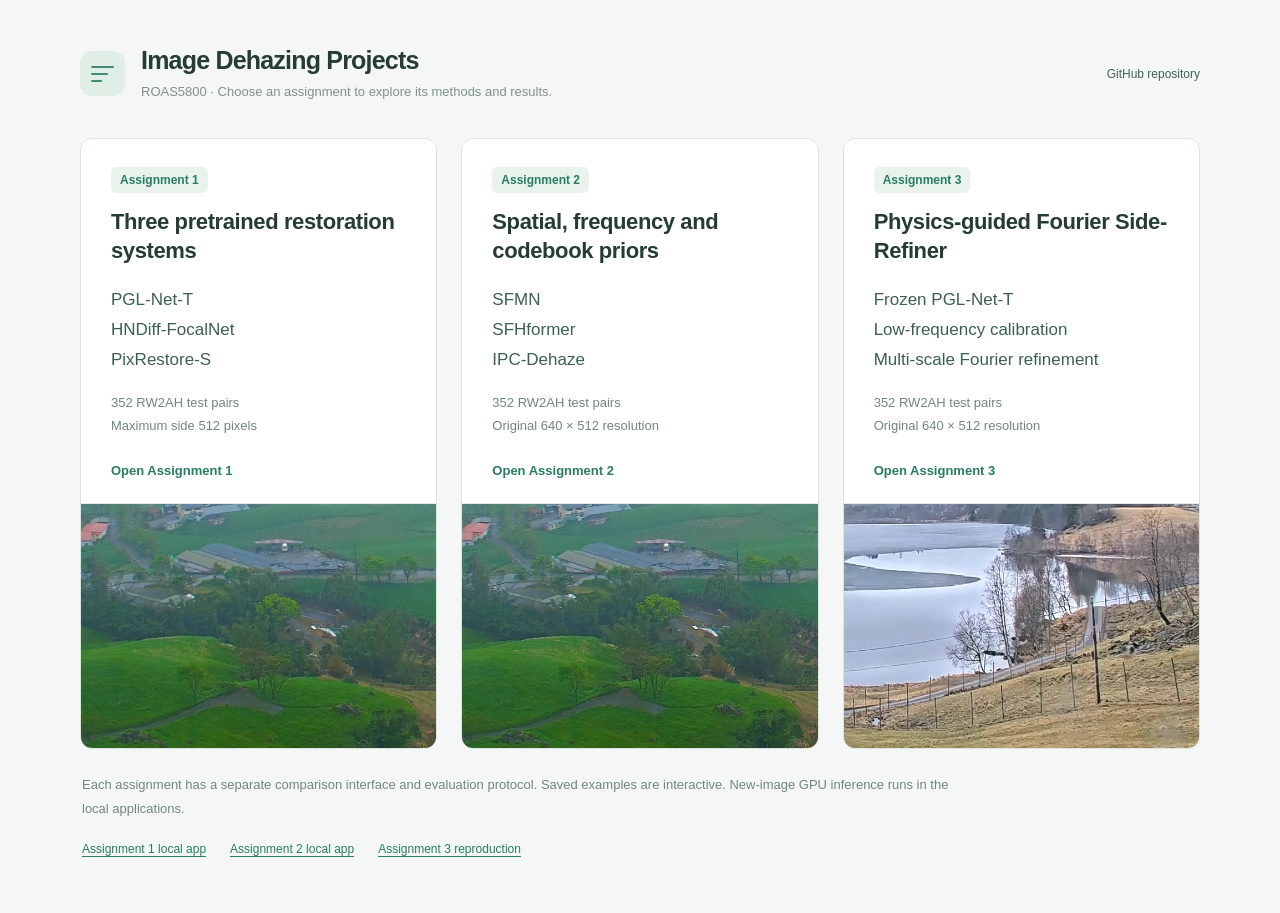
<file: site/index.html>
<!doctype html>
<html lang="en"><head><meta charset="utf-8"><meta name="viewport" content="width=device-width, initial-scale=1"><meta name="description" content="ROAS5800 image dehazing projects: separate Assignment 1, Assignment 2 and Assignment 3 methods, interfaces and measured results."><title>ROAS5800 · Image Dehazing Projects</title><link rel="icon" href="favicon.svg" type="image/svg+xml"><link rel="stylesheet" href="styles.css"><link rel="stylesheet" href="assignments.css"></head>
<body><main class="app-shell portal-shell"><header class="app-header"><div class="heading-group"><span class="app-icon" aria-hidden="true"><i></i><i></i><i></i></span><div><h1>Image Dehazing Projects</h1><p>ROAS5800 · Choose an assignment to explore its methods and results.</p></div></div><div class="header-meta"><a href="https://github.com/zhangyiCristino/ROAS5800-image-dehzing">GitHub repository</a></div></header>
<div class="assignment-grid">
<a class="assignment-card" href="assignment1.html"><div class="assignment-card-body"><span class="assignment-label">Assignment 1</span><h2>Three pretrained restoration systems</h2><p class="assignment-methods">PGL-Net-T<br>HNDiff-FocalNet<br>PixRestore-S</p><p>352 RW2AH test pairs<br>Maximum side 512 pixels</p><span class="assignment-open">Open Assignment 1</span></div><img src="samples/1-0010-02/input.png" alt="Assignment 1 processed hazy test input"></a>
<a class="assignment-card" href="assignment2/"><div class="assignment-card-body"><span class="assignment-label">Assignment 2</span><h2>Spatial, frequency and codebook priors</h2><p class="assignment-methods">SFMN<br>SFHformer<br>IPC-Dehaze</p><p>352 RW2AH test pairs<br>Original 640 × 512 resolution</p><span class="assignment-open">Open Assignment 2</span></div><img src="assignment2/samples/1-0010-02/input.png" alt="Assignment 2 original-resolution hazy test input"></a>
<a class="assignment-card" href="assignment3/"><div class="assignment-card-body"><span class="assignment-label">Assignment 3</span><h2>Physics-guided Fourier Side-Refiner</h2><p class="assignment-methods">Frozen PGL-Net-T<br>Low-frequency calibration<br>Multi-scale Fourier refinement</p><p>352 RW2AH test pairs<br>Original 640 × 512 resolution</p><span class="assignment-open">Open Assignment 3</span></div><img src="assignment3/samples/12-0002-05/refiner.webp" alt="Assignment 3 restored waterfront test scene"></a>
</div><p class="portal-note">Each assignment has a separate comparison interface and evaluation protocol. Saved examples are interactive. New-image GPU inference runs in the local applications.</p>
<footer class="portal-footer"><a href="https://github.com/zhangyiCristino/ROAS5800-image-dehzing#quick-start-on-windows">Assignment 1 local app</a><a href="https://github.com/zhangyiCristino/ROAS5800-image-dehzing/tree/main/assignment2#run-the-local-gpu-interface">Assignment 2 local app</a><a href="https://github.com/zhangyiCristino/ROAS5800-image-dehzing/tree/main/assignment3#quick-start">Assignment 3 reproduction</a></footer>
</main></body></html>
</file>
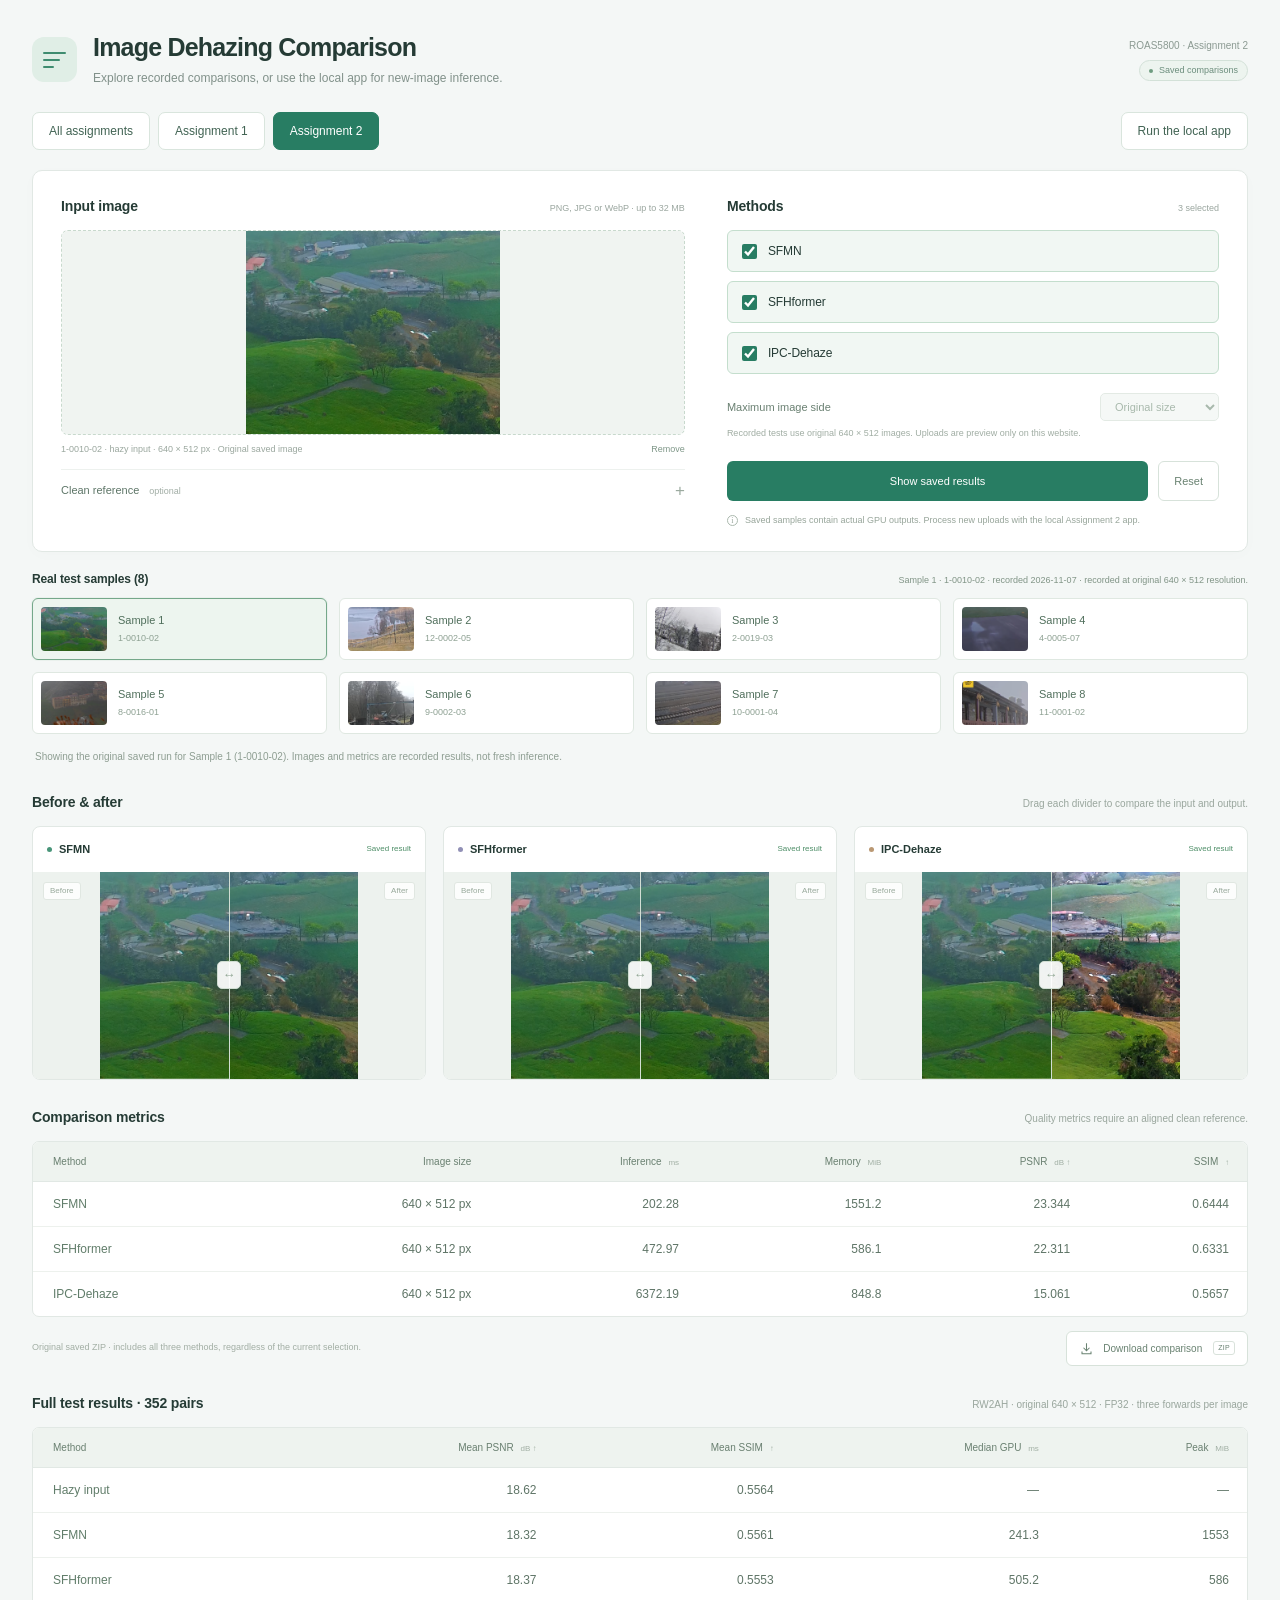
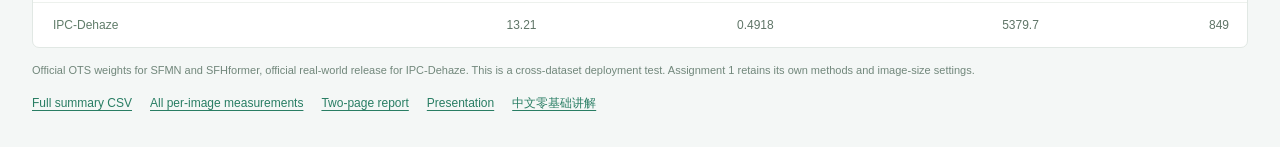
<file: site/assignment2/index.html>
<!doctype html>
<html lang="en">
<head>
  <meta charset="utf-8">
  <meta name="viewport" content="width=device-width, initial-scale=1">
  <meta name="description" content="ROAS5800 Assignment 2 — single-image dehazing comparison interface.">
  <meta name="theme-color" content="#f4f7f6">
  <title>Assignment 2 · Image Dehazing Comparison · ROAS5800</title>
  <link rel="icon" type="image/svg+xml" href="../favicon.svg">
  <link rel="stylesheet" href="../styles.css">
  <link rel="stylesheet" href="../assignments.css">
  <script src="../app.js" defer></script>
</head>
<body data-assignment="2">
  <main class="app-shell">
    <header class="app-header">
      <div class="heading-group"><span class="app-icon" aria-hidden="true"><i></i><i></i><i></i></span><div><h1>Image Dehazing Comparison</h1><p>Explore recorded comparisons, or use the local app for new-image inference.</p></div></div>
      <div class="header-meta"><span>ROAS5800 · Assignment 2</span><span class="preview-badge"><i aria-hidden="true"></i> Saved comparisons</span></div>
    </header>
    <nav class="assignment-nav" aria-label="Assignments"><a href="../index.html">All assignments</a><a href="../assignment1.html">Assignment 1</a><a href="./" aria-current="page">Assignment 2</a><a class="local-app-link" href="https://github.com/zhangyiCristino/ROAS5800-image-dehzing/tree/main/assignment2#run-the-local-gpu-interface" target="_blank" rel="noopener">Run the local app</a></nav>
    <section class="input-panel" aria-labelledby="input-title">
      <div class="input-column">
        <div class="panel-heading"><h2 id="input-title">Input image</h2><span>PNG, JPG or WebP · up to 32 MB</span></div>
        <input type="file" id="hazy-file" accept="image/png,image/jpeg,image/webp" hidden>
        <div id="hazy-dropzone" class="dropzone" role="button" tabindex="0" aria-label="Upload hazy image" aria-describedby="hazy-meta">
          <div id="hazy-placeholder" class="upload-placeholder"><svg viewBox="0 0 32 32" fill="none" aria-hidden="true"><rect x="4" y="5" width="24" height="22" rx="4"/><circle cx="11" cy="12" r="2"/><path d="m5 23 7-7 5 5 4-4 6 6"/></svg><strong>Drop a hazy image here</strong><span>or click to upload</span></div>
          <img id="hazy-preview" class="uploaded-image" alt="Uploaded hazy input" hidden>
        </div>
        <div class="file-meta"><p id="hazy-meta">No image selected</p><button type="button" id="clear-hazy" class="text-button" hidden>Remove</button></div>
        <details class="reference-input"><summary><span>Clean reference <span class="optional">optional</span></span><span class="expand-icon" aria-hidden="true">+</span></summary><div class="reference-content"><p>Add an aligned clear image of the same size to enable PSNR and SSIM after inference.</p><input type="file" id="reference-file" accept="image/png,image/jpeg,image/webp" hidden><div id="reference-dropzone" class="dropzone reference-dropzone" role="button" tabindex="0" aria-label="Upload clean reference" aria-describedby="reference-meta"><div id="reference-placeholder" class="upload-placeholder"><span>Drop a clean reference here, or click to upload</span></div><img id="reference-preview" class="uploaded-image" alt="Uploaded clean reference" hidden></div><div class="file-meta"><p id="reference-meta">No reference selected</p><button type="button" id="clear-reference" class="text-button" hidden>Remove</button></div><p id="reference-warning" class="reference-warning" role="alert" hidden></p></div></details>
      </div>
      <div class="settings-column">
        <div class="panel-heading"><h2>Methods</h2><span id="selection-count">3 selected</span></div>
        <fieldset class="method-options"><legend class="visually-hidden">Choose dehazing methods</legend><label class="method-option"><input type="checkbox" name="method" value="SFMN" checked><span class="method-name">SFMN</span></label><label class="method-option"><input type="checkbox" name="method" value="SFHformer" checked><span class="method-name">SFHformer</span></label><label class="method-option"><input type="checkbox" name="method" value="IPC-Dehaze" checked><span class="method-name">IPC-Dehaze</span></label></fieldset>
        <div class="size-control"><label for="max-side">Maximum image side</label><select id="max-side"><option value="256">256 px</option><option value="512">512 px</option><option value="0" selected>Original size</option></select></div><p class="size-hint">Recorded tests use original 640 × 512 images. Uploads are preview only on this website.</p>
        <div class="action-row"><button type="button" id="compare-button" class="button primary" disabled><svg viewBox="0 0 20 20" aria-hidden="true"><path d="m7 4 8 6-8 6Z"/></svg> Compare methods</button><button type="button" id="reset-button" class="button secondary">Reset</button></div>
        <div class="preview-note" id="preview-note"><span class="info-icon" aria-hidden="true">i</span><p>Saved samples contain actual GPU outputs. Process new uploads with the local Assignment 2 app.</p></div>
      </div>
    </section>
    <section class="sample-section" aria-labelledby="sample-title">
      <div class="sample-heading"><h2 id="sample-title">Real test samples</h2><p id="sample-note">Loading saved examples…</p></div>
      <div id="sample-list" class="sample-list" aria-label="Choose a saved test sample"></div>
    </section>
    <p id="status-message" class="status-message" role="status" aria-live="polite">Upload an image to prepare a comparison. No model results have been generated.</p>
    <section class="results-section" aria-labelledby="results-title">
      <div class="section-heading"><h2 id="results-title">Before & after</h2><p>Drag each divider to compare the input and output.</p></div>
      <div class="output-grid">
        <article class="output-card" data-method="SFMN"><div class="output-heading"><h3><i class="method-dot pgl" aria-hidden="true"></i>SFMN</h3><span class="output-status">Waiting for input</span></div><div class="output-body" style="--divider:50%"><img class="after-image" alt="Saved model output" hidden><div class="comparison-empty"><svg viewBox="0 0 32 32" fill="none" aria-hidden="true"><rect x="5" y="6" width="22" height="20" rx="3"/><path d="m6 23 7-7 5 5 4-4 4 5"/></svg><span>No output yet</span></div><div class="comparison-input"><img class="before-image" alt="SFMN input preview" hidden><span class="input-placeholder">Input</span></div><span class="side-label before-label">Before</span><span class="side-label after-label">After</span><div class="divider-line" aria-hidden="true"><span>↔</span></div><input class="comparison-range" type="range" min="0" max="100" value="50" aria-label="SFMN before and after divider" disabled></div></article>
        <article class="output-card" data-method="SFHformer"><div class="output-heading"><h3><i class="method-dot hndiff" aria-hidden="true"></i>SFHformer</h3><span class="output-status">Waiting for input</span></div><div class="output-body" style="--divider:50%"><img class="after-image" alt="Saved model output" hidden><div class="comparison-empty"><svg viewBox="0 0 32 32" fill="none" aria-hidden="true"><rect x="5" y="6" width="22" height="20" rx="3"/><path d="m6 23 7-7 5 5 4-4 4 5"/></svg><span>No output yet</span></div><div class="comparison-input"><img class="before-image" alt="SFHformer input preview" hidden><span class="input-placeholder">Input</span></div><span class="side-label before-label">Before</span><span class="side-label after-label">After</span><div class="divider-line" aria-hidden="true"><span>↔</span></div><input class="comparison-range" type="range" min="0" max="100" value="50" aria-label="SFHformer before and after divider" disabled></div></article>
        <article class="output-card" data-method="IPC-Dehaze"><div class="output-heading"><h3><i class="method-dot pix" aria-hidden="true"></i>IPC-Dehaze</h3><span class="output-status">Waiting for input</span></div><div class="output-body" style="--divider:50%"><img class="after-image" alt="Saved model output" hidden><div class="comparison-empty"><svg viewBox="0 0 32 32" fill="none" aria-hidden="true"><rect x="5" y="6" width="22" height="20" rx="3"/><path d="m6 23 7-7 5 5 4-4 4 5"/></svg><span>No output yet</span></div><div class="comparison-input"><img class="before-image" alt="IPC-Dehaze input preview" hidden><span class="input-placeholder">Input</span></div><span class="side-label before-label">Before</span><span class="side-label after-label">After</span><div class="divider-line" aria-hidden="true"><span>↔</span></div><input class="comparison-range" type="range" min="0" max="100" value="50" aria-label="IPC-Dehaze before and after divider" disabled></div></article>
      </div>
    </section>
    <section class="metrics-section" aria-labelledby="metrics-title"><div class="section-heading"><h2 id="metrics-title">Comparison metrics</h2><p>Quality metrics require an aligned clean reference.</p></div><div class="table-wrap"><table><caption class="visually-hidden">Selected methods, image size, inference cost and quality metrics</caption><thead><tr><th scope="col">Method</th><th scope="col">Image size</th><th scope="col">Inference <span>ms</span></th><th scope="col">Memory <span>MiB</span></th><th scope="col">PSNR <span>dB ↑</span></th><th scope="col">SSIM <span>↑</span></th></tr></thead><tbody id="metrics-body"><tr><td>SFMN</td><td>—</td><td>—</td><td>—</td><td>—</td><td>—</td></tr><tr><td>SFHformer</td><td>—</td><td>—</td><td>—</td><td>—</td><td>—</td></tr><tr><td>IPC-Dehaze</td><td>—</td><td>—</td><td>—</td><td>—</td><td>—</td></tr></tbody></table></div><div class="download-row"><span id="download-note">Select a saved sample to download its recorded comparison.</span><button type="button" id="download-button" class="button secondary" title="Available after a completed comparison" disabled><svg viewBox="0 0 20 20" fill="none" aria-hidden="true"><path d="M10 3v10m-4-4 4 4 4-4M4 14v3h12v-3"/></svg> Download comparison <span class="zip-label">ZIP</span></button></div></section>

    <section class="metrics-section" aria-labelledby="full-title">
      <div class="section-heading"><h2 id="full-title">Full test results · 352 pairs</h2><p>RW2AH · original 640 × 512 · FP32 · three forwards per image</p></div>
      <div class="table-wrap"><table><thead><tr><th>Method</th><th>Mean PSNR <span>dB ↑</span></th><th>Mean SSIM <span>↑</span></th><th>Median GPU <span>ms</span></th><th>Peak <span>MiB</span></th></tr></thead><tbody id="full-benchmark-body"><tr><td colspan="5">Loading verified complete-test measurements…</td></tr></tbody></table></div>
      <p class="benchmark-note">Official OTS weights for SFMN and SFHformer, official real-world release for IPC-Dehaze. This is a cross-dataset deployment test. Assignment 1 retains its own methods and image-size settings.</p>
      <div class="download-links"><a href="results/summary.csv" download>Full summary CSV</a><a href="results/per_image.csv" download>All per-image measurements</a><a href="downloads/report.pdf">Two-page report</a><a href="downloads/presentation.pptx">Presentation</a><a href="downloads/beginner-guide.md">中文零基础讲解</a></div>
    </section>
  </main>
</body>
</html>
</file>
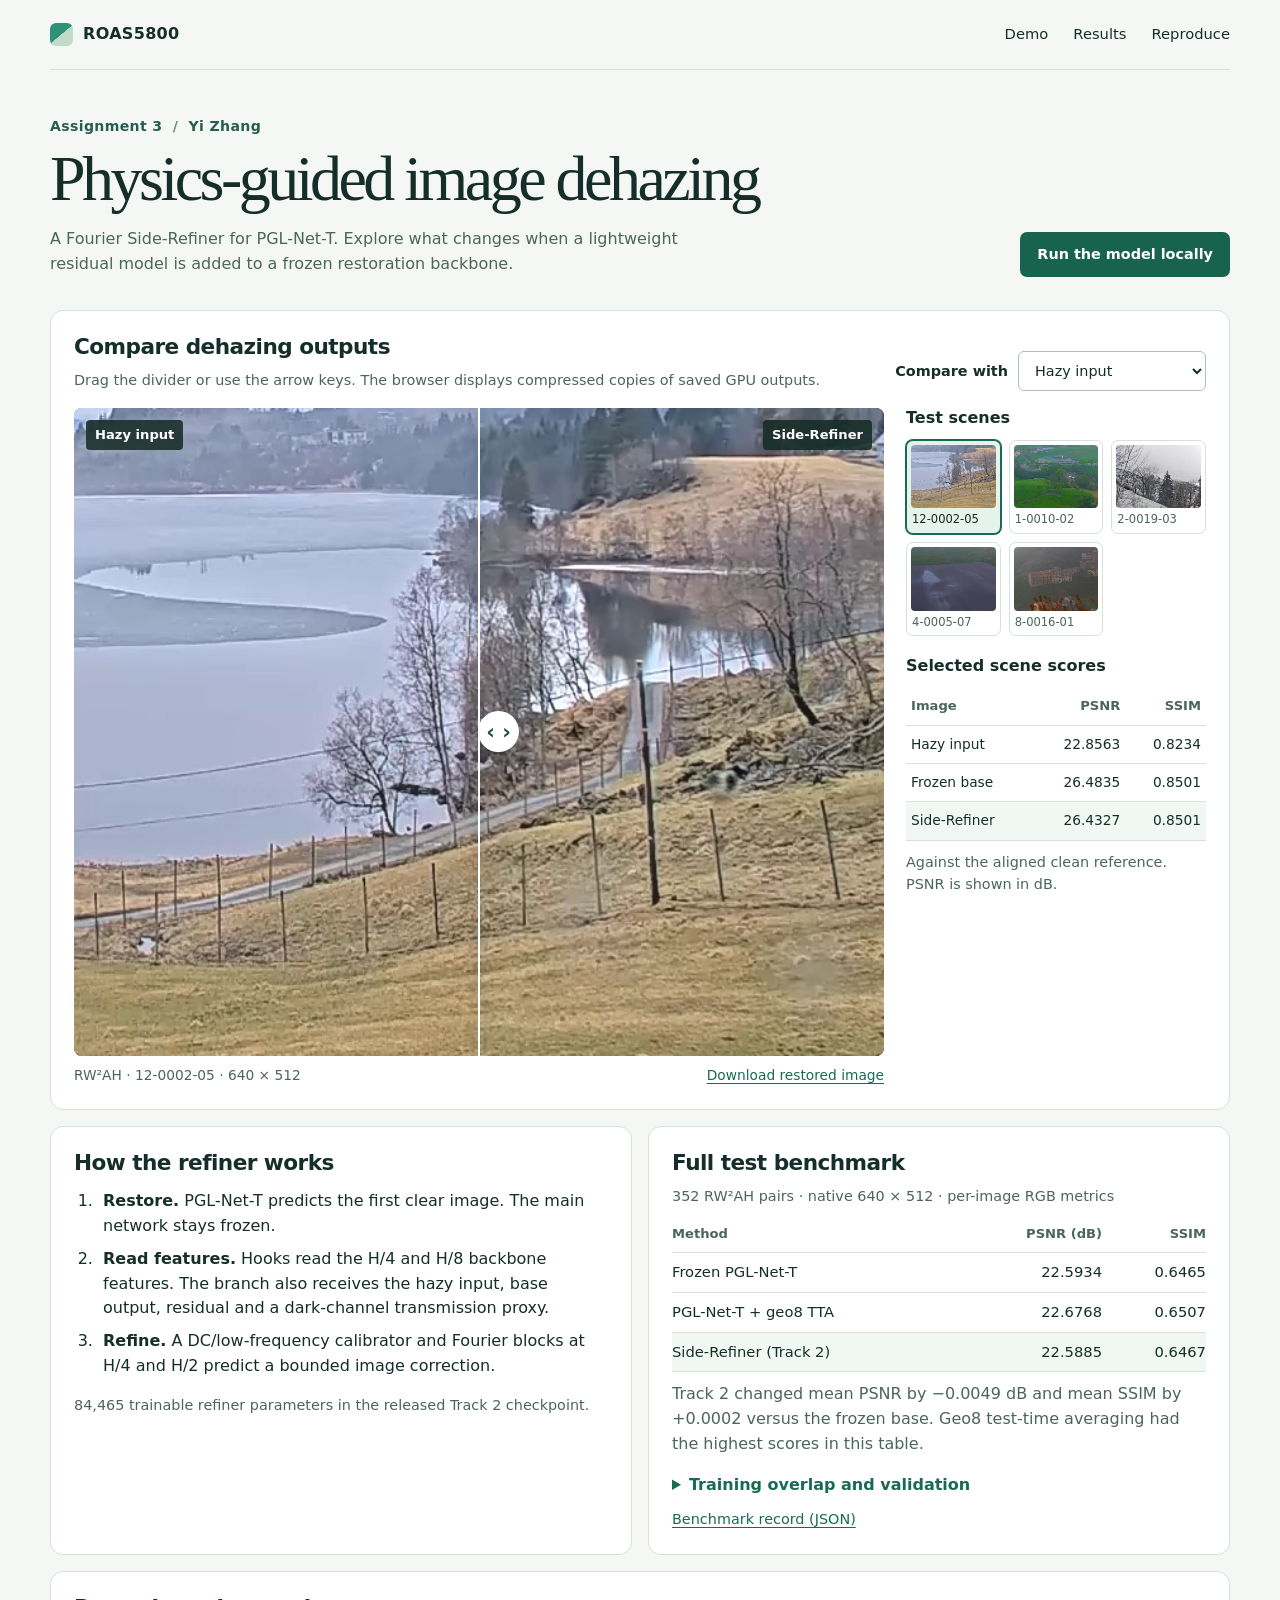
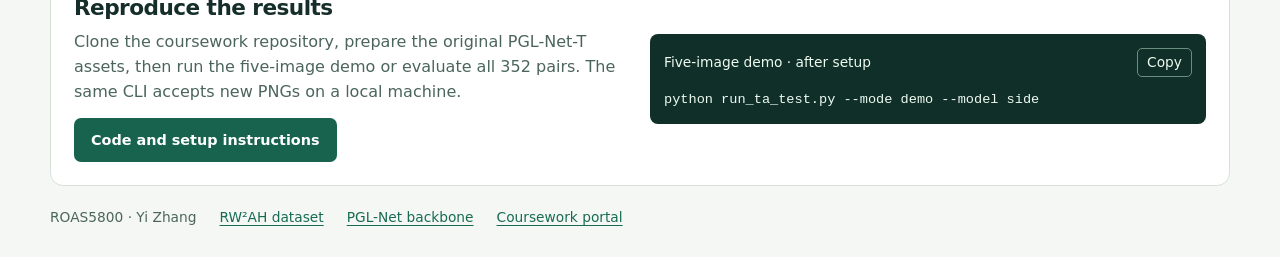
<file: site/assignment3/index.html>
<!doctype html>
<html lang="en">
<head>
  <meta charset="utf-8">
  <meta name="viewport" content="width=device-width, initial-scale=1">
  <meta name="description" content="Explore measured single-image dehazing results from ROAS5800 Assignment 3 and reproduce the PG-FNO Side-Refiner locally.">
  <meta name="theme-color" content="#f4f7f4">
  <title>Physics-Guided Image Dehazing · ROAS5800</title>
  <link rel="icon" href="../favicon.svg" type="image/svg+xml">
  <link rel="stylesheet" href="hw3.css">
  <script src="hw3.js" defer></script>
</head>
<body>
  <header class="topbar wrap">
    <a class="course" href="../"><span aria-hidden="true" class="course-mark"></span>ROAS5800</a>
    <nav aria-label="On this page"><a href="#demo">Demo</a><a href="#results">Results</a><a href="#reproduce">Reproduce</a></nav>
  </header>
  <main class="wrap">
    <header class="intro">
      <div>
        <p class="eyebrow">Assignment 3 <span aria-hidden="true">/</span> Yi Zhang</p>
        <h1>Physics-guided image dehazing</h1>
        <p class="lede">A Fourier Side-Refiner for PGL-Net-T. Explore what changes when a lightweight residual model is added to a frozen restoration backbone.</p>
      </div>
      <a class="button" href="#reproduce">Run the model locally</a>
    </header>

    <section id="demo" class="demo" aria-labelledby="demo-title">
      <div class="section-top">
        <div><h2 id="demo-title">Compare dehazing outputs</h2><p>Drag the divider or use the arrow keys. The browser displays compressed copies of saved GPU outputs.</p></div>
        <div class="compare-controls">
          <label for="compare-mode">Compare with</label>
          <select id="compare-mode">
            <option value="input">Hazy input</option>
            <option value="base">Frozen PGL-Net-T</option>
            <option value="reference">Clean reference</option>
          </select>
        </div>
      </div>
      <div class="demo-grid">
        <figure class="viewer">
          <div class="frame" id="comparison">
            <img id="right-image" src="samples/12-0002-05/refiner.webp" alt="PG-FNO Side-Refiner output" width="640" height="512" fetchpriority="high">
            <img id="left-image" class="left-image" src="../assignment2/samples/12-0002-05/input.png" alt="Hazy input" width="640" height="512" fetchpriority="high">
            <span class="image-label left-label" id="left-label">Hazy input</span>
            <span class="image-label right-label">Side-Refiner</span>
            <div class="compare-line" aria-hidden="true"><span>‹  ›</span></div>
            <input id="divider" type="range" min="0" max="100" value="50" aria-label="Image comparison divider">
          </div>
          <figcaption><span id="sample-info" aria-live="polite">RW²AH · 12-0002-05 · 640 × 512</span><a id="download-output" href="samples/12-0002-05/refiner.webp" download>Download restored image</a></figcaption>
        </figure>
        <aside class="sample-panel">
          <h3>Test scenes</h3>
          <div class="samples" id="sample-list" aria-label="Choose a test scene"></div>
          <noscript><p>Enable JavaScript to switch the scene and move the divider.</p></noscript>
          <p class="status" id="demo-status" role="status" hidden></p>
          <h3>Selected scene scores</h3>
          <table class="scene-table">
            <thead><tr><th scope="col">Image</th><th scope="col">PSNR</th><th scope="col">SSIM</th></tr></thead>
            <tbody id="scene-scores">
              <tr><th scope="row">Hazy input</th><td>22.8563</td><td>0.8234</td></tr>
              <tr><th scope="row">Frozen base</th><td>26.4835</td><td>0.8501</td></tr>
              <tr><th scope="row">Side-Refiner</th><td>26.4327</td><td>0.8501</td></tr>
            </tbody>
          </table>
          <p class="small">Against the aligned clean reference. PSNR is shown in dB.</p>
        </aside>
      </div>
    </section>

    <section class="content-grid" id="results" aria-label="Method and evaluation">
      <article class="panel">
        <h2>How the refiner works</h2>
        <ol class="method">
          <li><strong>Restore.</strong> PGL-Net-T predicts the first clear image. The main network stays frozen.</li>
          <li><strong>Read features.</strong> Hooks read the H/4 and H/8 backbone features. The branch also receives the hazy input, base output, residual and a dark-channel transmission proxy.</li>
          <li><strong>Refine.</strong> A DC/low-frequency calibrator and Fourier blocks at H/4 and H/2 predict a bounded image correction.</li>
        </ol>
        <p class="small">84,465 trainable refiner parameters in the released Track 2 checkpoint.</p>
      </article>
      <article class="panel">
        <h2>Full test benchmark</h2>
        <p class="small">352 RW²AH pairs · native 640 × 512 · per-image RGB metrics</p>
        <table>
          <thead><tr><th scope="col">Method</th><th scope="col">PSNR (dB)</th><th scope="col">SSIM</th></tr></thead>
          <tbody>
            <tr><th scope="row">Frozen PGL-Net-T</th><td>22.5934</td><td>0.6465</td></tr>
            <tr><th scope="row">PGL-Net-T + geo8 TTA</th><td>22.6768</td><td>0.6507</td></tr>
            <tr><th scope="row">Side-Refiner (Track 2)</th><td>22.5885</td><td>0.6467</td></tr>
          </tbody>
        </table>
        <p>Track 2 changed mean PSNR by −0.0049 dB and mean SSIM by +0.0002 versus the frozen base. Geo8 test-time averaging had the highest scores in this table.</p>
        <details><summary>Training overlap and validation</summary>
          <p>Track 2 used 1,304 training pairs and 102 validation pairs. Among the 1,304 pairs, 399 share a byte-identical clear reference with the test set. The frozen backbone uses the official RW²AH checkpoint. The refiner checkpoint was selected on validation PSNR.</p>
        </details>
        <a class="inline-link" href="https://github.com/zhangyiCristino/ROAS5800-image-dehzing/blob/main/assignment3/results/summary.json">Benchmark record (JSON)</a>
      </article>
    </section>

    <section class="reproduce panel" id="reproduce" aria-labelledby="repro-title">
      <div>
        <h2 id="repro-title">Reproduce the results</h2>
        <p>Clone the coursework repository, prepare the original PGL-Net-T assets, then run the five-image demo or evaluate all 352 pairs. The same CLI accepts new PNGs on a local machine.</p>
        <a class="button" href="https://github.com/zhangyiCristino/ROAS5800-image-dehzing/tree/main/assignment3#quick-start">Code and setup instructions</a>
      </div>
      <div class="command-box">
        <div><span>Five-image demo · after setup</span><button type="button" id="copy-command">Copy</button></div>
        <pre><code id="demo-command">python run_ta_test.py --mode demo --model side</code></pre>
        <p id="copy-status" class="small" role="status"></p>
      </div>
    </section>
  </main>
  <footer class="wrap footer">
    <span>ROAS5800 · Yi Zhang</span>
    <a href="https://github.com/fiwy0527/AAAI25_SGDN">RW²AH dataset</a>
    <a href="https://github.com/sc-30-bit/PGL-Net">PGL-Net backbone</a>
    <a href="../">Coursework portal</a>
  </footer>
</body>
</html>
</file>
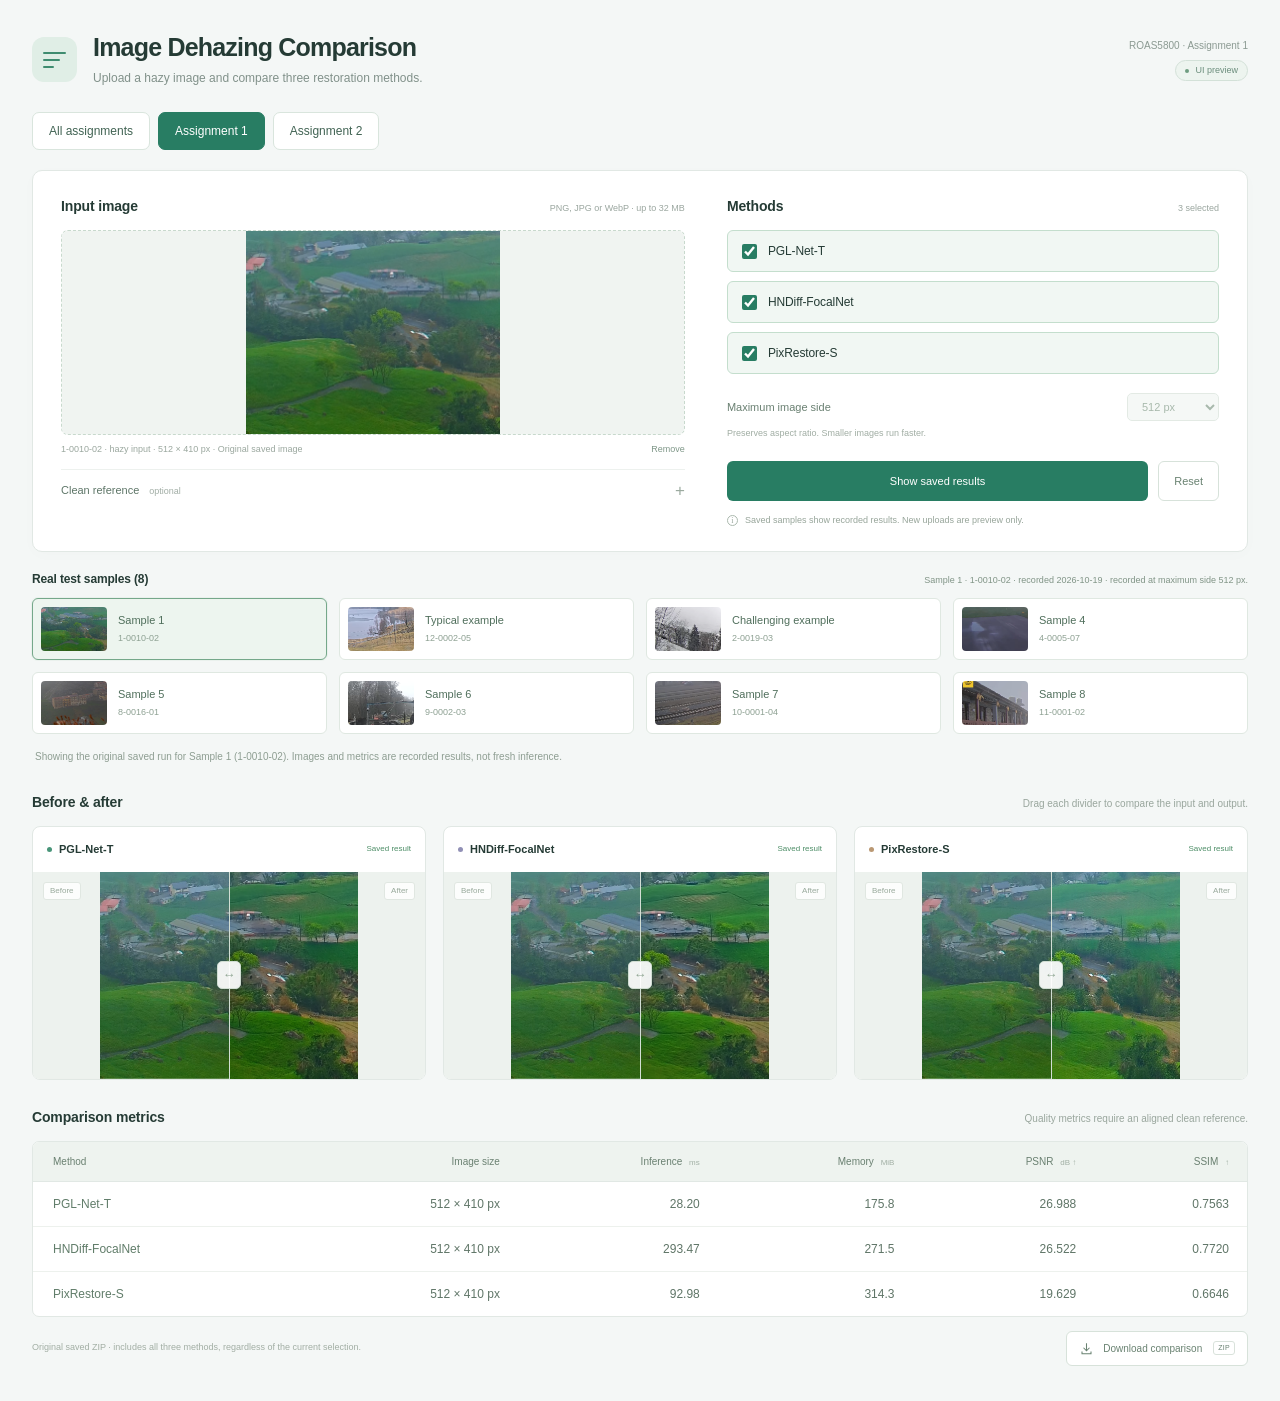
<file: site/assignment1.html>
<!doctype html>
<html lang="en">
<head>
  <meta charset="utf-8">
  <meta name="viewport" content="width=device-width, initial-scale=1">
  <meta name="description" content="ROAS5800 Assignment 1 — single-image dehazing comparison interface.">
  <meta name="theme-color" content="#f4f7f6">
  <title>Image Dehazing Comparison · ROAS5800</title>
  <link rel="icon" type="image/svg+xml" href="favicon.svg">
  <link rel="stylesheet" href="styles.css">
  <link rel="stylesheet" href="assignments.css">
  <script src="app.js" defer></script>
</head>
<body>
  <main class="app-shell">
    <header class="app-header">
      <div class="heading-group"><span class="app-icon" aria-hidden="true"><i></i><i></i><i></i></span><div><h1>Image Dehazing Comparison</h1><p>Upload a hazy image and compare three restoration methods.</p></div></div>
      <div class="header-meta"><span>ROAS5800 · Assignment 1</span><span class="preview-badge"><i aria-hidden="true"></i> UI preview</span></div>
    </header>
    <nav class="assignment-nav" aria-label="Assignments"><a href="index.html">All assignments</a><a href="assignment1.html" aria-current="page">Assignment 1</a><a href="assignment2/">Assignment 2</a></nav>
    <section class="input-panel" aria-labelledby="input-title">
      <div class="input-column">
        <div class="panel-heading"><h2 id="input-title">Input image</h2><span>PNG, JPG or WebP · up to 32 MB</span></div>
        <input type="file" id="hazy-file" accept="image/png,image/jpeg,image/webp" hidden>
        <div id="hazy-dropzone" class="dropzone" role="button" tabindex="0" aria-label="Upload hazy image" aria-describedby="hazy-meta">
          <div id="hazy-placeholder" class="upload-placeholder"><svg viewBox="0 0 32 32" fill="none" aria-hidden="true"><rect x="4" y="5" width="24" height="22" rx="4"/><circle cx="11" cy="12" r="2"/><path d="m5 23 7-7 5 5 4-4 6 6"/></svg><strong>Drop a hazy image here</strong><span>or click to upload</span></div>
          <img id="hazy-preview" class="uploaded-image" alt="Uploaded hazy input" hidden>
        </div>
        <div class="file-meta"><p id="hazy-meta">No image selected</p><button type="button" id="clear-hazy" class="text-button" hidden>Remove</button></div>
        <details class="reference-input"><summary><span>Clean reference <span class="optional">optional</span></span><span class="expand-icon" aria-hidden="true">+</span></summary><div class="reference-content"><p>Add an aligned clear image of the same size to enable PSNR and SSIM after inference.</p><input type="file" id="reference-file" accept="image/png,image/jpeg,image/webp" hidden><div id="reference-dropzone" class="dropzone reference-dropzone" role="button" tabindex="0" aria-label="Upload clean reference" aria-describedby="reference-meta"><div id="reference-placeholder" class="upload-placeholder"><span>Drop a clean reference here, or click to upload</span></div><img id="reference-preview" class="uploaded-image" alt="Uploaded clean reference" hidden></div><div class="file-meta"><p id="reference-meta">No reference selected</p><button type="button" id="clear-reference" class="text-button" hidden>Remove</button></div><p id="reference-warning" class="reference-warning" role="alert" hidden></p></div></details>
      </div>
      <div class="settings-column">
        <div class="panel-heading"><h2>Methods</h2><span id="selection-count">3 selected</span></div>
        <fieldset class="method-options"><legend class="visually-hidden">Choose dehazing methods</legend><label class="method-option"><input type="checkbox" name="method" value="PGL-Net-T" checked><span class="method-name">PGL-Net-T</span></label><label class="method-option"><input type="checkbox" name="method" value="HNDiff-FocalNet" checked><span class="method-name">HNDiff-FocalNet</span></label><label class="method-option"><input type="checkbox" name="method" value="PixRestore-S" checked><span class="method-name">PixRestore-S</span></label></fieldset>
        <div class="size-control"><label for="max-side">Maximum image side</label><select id="max-side"><option value="256">256 px</option><option value="512" selected>512 px</option></select></div><p class="size-hint">Preserves aspect ratio. Smaller images run faster.</p>
        <div class="action-row"><button type="button" id="compare-button" class="button primary" disabled><svg viewBox="0 0 20 20" aria-hidden="true"><path d="m7 4 8 6-8 6Z"/></svg> Compare methods</button><button type="button" id="reset-button" class="button secondary">Reset</button></div>
        <div class="preview-note" id="preview-note"><span class="info-icon" aria-hidden="true">i</span><p>Saved samples show recorded results. New uploads are preview only.</p></div>
      </div>
    </section>
    <section class="sample-section" aria-labelledby="sample-title">
      <div class="sample-heading"><h2 id="sample-title">Real test samples</h2><p id="sample-note">Loading saved examples…</p></div>
      <div id="sample-list" class="sample-list" aria-label="Choose a saved test sample"></div>
    </section>
    <p id="status-message" class="status-message" role="status" aria-live="polite">Upload an image to prepare a comparison. No model results have been generated.</p>
    <section class="results-section" aria-labelledby="results-title">
      <div class="section-heading"><h2 id="results-title">Before & after</h2><p>Drag each divider to compare the input and output.</p></div>
      <div class="output-grid">
        <article class="output-card" data-method="PGL-Net-T"><div class="output-heading"><h3><i class="method-dot pgl" aria-hidden="true"></i>PGL-Net-T</h3><span class="output-status">Waiting for input</span></div><div class="output-body" style="--divider:50%"><img class="after-image" alt="Saved model output" hidden><div class="comparison-empty"><svg viewBox="0 0 32 32" fill="none" aria-hidden="true"><rect x="5" y="6" width="22" height="20" rx="3"/><path d="m6 23 7-7 5 5 4-4 4 5"/></svg><span>No output yet</span></div><div class="comparison-input"><img class="before-image" alt="PGL-Net-T input preview" hidden><span class="input-placeholder">Input</span></div><span class="side-label before-label">Before</span><span class="side-label after-label">After</span><div class="divider-line" aria-hidden="true"><span>↔</span></div><input class="comparison-range" type="range" min="0" max="100" value="50" aria-label="PGL-Net-T before and after divider" disabled></div></article>
        <article class="output-card" data-method="HNDiff-FocalNet"><div class="output-heading"><h3><i class="method-dot hndiff" aria-hidden="true"></i>HNDiff-FocalNet</h3><span class="output-status">Waiting for input</span></div><div class="output-body" style="--divider:50%"><img class="after-image" alt="Saved model output" hidden><div class="comparison-empty"><svg viewBox="0 0 32 32" fill="none" aria-hidden="true"><rect x="5" y="6" width="22" height="20" rx="3"/><path d="m6 23 7-7 5 5 4-4 4 5"/></svg><span>No output yet</span></div><div class="comparison-input"><img class="before-image" alt="HNDiff-FocalNet input preview" hidden><span class="input-placeholder">Input</span></div><span class="side-label before-label">Before</span><span class="side-label after-label">After</span><div class="divider-line" aria-hidden="true"><span>↔</span></div><input class="comparison-range" type="range" min="0" max="100" value="50" aria-label="HNDiff-FocalNet before and after divider" disabled></div></article>
        <article class="output-card" data-method="PixRestore-S"><div class="output-heading"><h3><i class="method-dot pix" aria-hidden="true"></i>PixRestore-S</h3><span class="output-status">Waiting for input</span></div><div class="output-body" style="--divider:50%"><img class="after-image" alt="Saved model output" hidden><div class="comparison-empty"><svg viewBox="0 0 32 32" fill="none" aria-hidden="true"><rect x="5" y="6" width="22" height="20" rx="3"/><path d="m6 23 7-7 5 5 4-4 4 5"/></svg><span>No output yet</span></div><div class="comparison-input"><img class="before-image" alt="PixRestore-S input preview" hidden><span class="input-placeholder">Input</span></div><span class="side-label before-label">Before</span><span class="side-label after-label">After</span><div class="divider-line" aria-hidden="true"><span>↔</span></div><input class="comparison-range" type="range" min="0" max="100" value="50" aria-label="PixRestore-S before and after divider" disabled></div></article>
      </div>
    </section>
    <section class="metrics-section" aria-labelledby="metrics-title"><div class="section-heading"><h2 id="metrics-title">Comparison metrics</h2><p>Quality metrics require an aligned clean reference.</p></div><div class="table-wrap"><table><caption class="visually-hidden">Selected methods, image size, inference cost and quality metrics</caption><thead><tr><th scope="col">Method</th><th scope="col">Image size</th><th scope="col">Inference <span>ms</span></th><th scope="col">Memory <span>MiB</span></th><th scope="col">PSNR <span>dB ↑</span></th><th scope="col">SSIM <span>↑</span></th></tr></thead><tbody id="metrics-body"><tr><td>PGL-Net-T</td><td>—</td><td>—</td><td>—</td><td>—</td><td>—</td></tr><tr><td>HNDiff-FocalNet</td><td>—</td><td>—</td><td>—</td><td>—</td><td>—</td></tr><tr><td>PixRestore-S</td><td>—</td><td>—</td><td>—</td><td>—</td><td>—</td></tr></tbody></table></div><div class="download-row"><span id="download-note">Select a saved sample to download its recorded comparison.</span><button type="button" id="download-button" class="button secondary" title="Available after a completed comparison" disabled><svg viewBox="0 0 20 20" fill="none" aria-hidden="true"><path d="M10 3v10m-4-4 4 4 4-4M4 14v3h12v-3"/></svg> Download comparison <span class="zip-label">ZIP</span></button></div></section>
  </main>
</body>
</html>
</file>
<file: site/styles.css>
:root{--ink:#253b35;--muted:#81918a;--line:#e1e8e4;--green:#287d63;--paper:#f4f7f6;--font:Inter,'Segoe UI',-apple-system,BlinkMacSystemFont,Arial,sans-serif}*{box-sizing:border-box}body{margin:0;background:var(--paper);font-family:var(--font);font-size:14px;line-height:1.5;color:var(--ink);-webkit-font-smoothing:antialiased}h1,h2,h3,p{margin:0}button,input,select{font:inherit}button{cursor:pointer;color:inherit}button:disabled{cursor:not-allowed}button:focus-visible,select:focus-visible,input:focus-visible,[role=button]:focus-visible,summary:focus-visible{outline:3px solid #53a88b;outline-offset:3px}button,a,select{-webkit-tap-highlight-color:transparent}.app-shell{max-width:1240px;width:calc(100% - 64px);margin:0 auto;padding:32px 0 35px}.app-header{display:flex;align-items:center;justify-content:space-between;gap:24px;margin-bottom:25px}.heading-group{display:flex;align-items:center;gap:16px}.app-icon{width:45px;height:45px;border-radius:12px;background:#e0eee6;display:flex;align-items:flex-start;justify-content:center;flex-direction:column;padding-left:11px;gap:5px;flex-shrink:0}.app-icon i{height:2px;width:23px;background:#3f8c70;border-radius:5px}.app-icon i:nth-child(2){width:17px}.app-icon i:nth-child(3){width:11px}h1{font-size:25px;font-weight:600;letter-spacing:-.8px;line-height:1.2}.heading-group p{font-size:12px;color:var(--muted);margin-top:7px}.header-meta{display:flex;flex-direction:column;align-items:flex-end;gap:7px;font-size:10px;color:#8b9a92;white-space:nowrap}.preview-badge{display:inline-flex;align-items:center;gap:6px;border:1px solid #d3e1d8;border-radius:20px;padding:3px 9px;font-size:9px;background:#edf4ef;color:#6b8d7c}.preview-badge i{display:block;width:4px;height:4px;border-radius:50%;background:#6e9c80}.input-panel{display:grid;grid-template-columns:1.25fr 1fr;gap:35px;padding:25px 28px 23px;border:1px solid var(--line);border-radius:10px;background:#fff;box-shadow:0 3px 16px #254c3804}.panel-heading{display:flex;justify-content:space-between;align-items:baseline;gap:12px;margin-bottom:13px}h2{font-size:14px;font-weight:600;letter-spacing:-.15px}.panel-heading>span{font-size:9px;color:#9aa69f}.dropzone{height:205px;position:relative;border:1px dashed #c8d9cd;background:#f7faf8;border-radius:7px;display:flex;align-items:center;justify-content:center;overflow:hidden;cursor:pointer;transition:border-color .15s,background .15s}.dropzone:hover,.dropzone.is-dragover{background:#eff6f1;border-color:#67a88c}.upload-placeholder{display:flex;align-items:center;justify-content:center;flex-direction:column;gap:5px;text-align:center;padding:15px;pointer-events:none}.upload-placeholder svg{width:33px;height:33px;stroke:#93b29d;stroke-width:1.3;margin-bottom:10px}.upload-placeholder strong{font-size:12px;font-weight:500;color:#6e8b7b}.upload-placeholder span{font-size:10px;color:#a1afa6}.uploaded-image{width:100%;height:100%;object-fit:contain;display:block;background:#f0f4f1}.file-meta{display:flex;align-items:center;justify-content:space-between;gap:15px;min-height:30px}.file-meta p{font-size:9px;color:#9aa79e;overflow:hidden;white-space:nowrap;text-overflow:ellipsis}.text-button{font-size:9px;background:none;border:none;padding:4px 0;color:#7f9788}.text-button:hover{color:#a16354}.reference-input{border-top:1px solid #edf1ee;margin-top:4px}.reference-input summary{font-size:11px;padding-top:12px;display:flex;align-items:center;justify-content:space-between;gap:10px;cursor:pointer;list-style:none;color:#5d7567}.reference-input summary::-webkit-details-marker{display:none}.optional{font-size:9px;color:#a1ada5;margin-left:7px;font-weight:400}.expand-icon{color:#9baa9f;font-size:17px;line-height:1}.reference-input[open] .expand-icon{transform:rotate(45deg)}.reference-content{padding-top:11px}.reference-content>p:first-child{font-size:10px;color:#8d9d92;margin-bottom:10px;line-height:1.7}.reference-dropzone{height:120px}.reference-dropzone .upload-placeholder{padding:10px}.reference-dropzone .upload-placeholder span{font-size:10px}.reference-warning{font-size:10px;color:#a26142;padding:7px 9px;background:#fef4e9;border:1px solid #f0d7bb;border-radius:4px}.settings-column{padding-left:7px}.method-options{border:0;padding:0;margin:0;display:grid;gap:9px}.method-option{display:flex;align-items:center;gap:11px;padding:11px 14px;border:1px solid #dce6df;border-radius:6px;background:#fcfdfc;cursor:pointer;min-height:42px}.method-option:has(input:checked){border-color:#c4decd;background:#f1f7f3}.method-option:hover{border-color:#8dbb9f}.method-option input{accent-color:var(--green);height:15px;width:15px;margin:0;cursor:pointer}.method-name{font-size:12px;font-weight:500;letter-spacing:-.1px}.size-control{margin-top:19px;display:flex;align-items:center;justify-content:space-between;gap:15px}.size-control label{font-size:11px;color:#6a8072}.size-control select{background:#fff;border:1px solid #d8e2da;border-radius:5px;padding:6px 26px 6px 10px;color:#5e7768;font-size:11px}.size-hint{font-size:9px;color:#a0ada3;margin-top:6px}.action-row{display:flex;gap:10px;margin-top:20px}.button{font-size:11px;font-weight:500;border:1px solid transparent;border-radius:6px;display:inline-flex;align-items:center;justify-content:center;gap:9px;padding:11px 15px;min-height:39px;white-space:nowrap}.button svg{width:15px;height:15px;flex-shrink:0;stroke:currentColor;stroke-width:1.4}.button.primary{background:var(--green);color:#fff;flex:1}.button.primary svg{stroke:none;fill:currentColor;width:13px}.button.primary:disabled{background:#b7cec0;color:#f8fcf9}.button.primary:not(:disabled):hover{background:#20684f}.button.secondary{border-color:#d7e2da;background:#fff;color:#698271}.button.secondary:not(:disabled):hover{background:#eff5f0}.preview-note{display:flex;align-items:center;gap:7px;margin-top:13px;font-size:9px;color:#97a59a}.info-icon{width:11px;height:11px;border:1px solid #abb9ae;border-radius:50%;font-family:Georgia,serif;line-height:10px;text-align:center;font-size:8px;flex-shrink:0}.status-message{font-size:10px;color:#8e9e92;min-height:16px;margin-top:14px;padding:0 3px;line-height:1.7}.status-message.is-error{color:#a16447}.results-section{margin-top:27px}.section-heading{display:flex;justify-content:space-between;gap:15px;align-items:baseline;margin-bottom:13px}.section-heading>p{font-size:10px;color:#99a69d}.output-grid{display:grid;grid-template-columns:repeat(3,minmax(0,1fr));gap:17px}.output-card{border:1px solid var(--line);border-radius:8px;overflow:hidden;background:#fff;min-width:0}.output-heading{padding:13px 14px;display:flex;align-items:center;justify-content:space-between;gap:8px;min-height:45px}.output-heading h3{font-size:11px;font-weight:550;display:flex;align-items:center;gap:7px;white-space:nowrap}.method-dot{display:inline-block;width:5px;height:5px;border-radius:50%;flex-shrink:0}.pgl{background:#489579}.hndiff{background:#9190b6}.pix{background:#ba9873}.output-status{font-size:8px;color:#a6b1a8;white-space:nowrap}.output-body{position:relative;height:207px;overflow:hidden;background:#f6f8f6;isolation:isolate}.comparison-empty{position:absolute;inset:0;display:flex;flex-direction:column;justify-content:center;align-items:center;gap:7px;padding-left:46%;text-align:center}.comparison-empty svg{height:24px;width:24px;stroke:#c8d2ca;stroke-width:1.2}.comparison-empty span{font-size:9px;color:#b6c0b7;max-width:90px;line-height:1.6;padding-inline:5px}.comparison-input{position:absolute;inset:0;clip-path:inset(0 calc(100% - var(--divider)) 0 0);background:#edf2ee;display:flex;align-items:center;justify-content:flex-start;z-index:1}.before-image{width:100%;height:100%;object-fit:contain;display:block}.input-placeholder{font-size:10px;color:#aab9ac;width:50%;text-align:center}.side-label{position:absolute;top:10px;font-size:8px;background:#ffffffd9;border:1px solid #e0e7e1;padding:2px 6px;border-radius:3px;z-index:2;color:#98a99b;pointer-events:none}.before-label{left:10px}.after-label{right:10px}.divider-line{position:absolute;inset:0 auto 0 var(--divider);width:1px;background:#d2ded4;z-index:3;pointer-events:none}.divider-line>span{position:absolute;left:0;top:50%;transform:translate(-50%,-50%);display:flex;align-items:center;justify-content:center;width:24px;height:28px;border:1px solid #d0ddd2;border-radius:5px;background:#ffffffec;color:#91a794;font-size:13px;box-shadow:0 2px 8px #3958450a}.comparison-range{position:absolute;inset:0;width:100%;height:100%;opacity:0;z-index:4;cursor:ew-resize;margin:0}.comparison-range:disabled{cursor:default}.output-card.is-disabled{opacity:.5}.output-card:focus-within .output-body{outline:2px solid #70a98b;outline-offset:-2px}.metrics-section{margin-top:27px}.table-wrap{border:1px solid var(--line);border-radius:7px;background:#fff;overflow:auto}table{width:100%;border-collapse:collapse;text-align:right;min-width:610px;font-variant-numeric:tabular-nums}th{font-size:9px;font-weight:500;color:#809586;background:#eef3ef;white-space:nowrap;padding:12px 18px;border-bottom:1px solid var(--line)}th span{font-size:8px;color:#a1afa4;font-weight:400;margin-left:4px}th:first-child,td:first-child{text-align:left;padding-left:20px}td{font-size:11px;padding:13px 18px;color:#9dada1;border-bottom:1px solid #edf1ed}td:first-child{color:#617d6a;font-weight:500}tr:last-child td{border-bottom:0}.download-row{display:flex;align-items:center;justify-content:space-between;gap:20px;margin-top:14px}.download-row>span{font-size:9px;color:#a2aea4}.download-row .button{font-size:10px;padding:9px 12px;min-height:35px}.download-row .button:disabled{border-color:#dce5de;color:#acb9ae;background:#f7faf7}.zip-label{font-size:7px;border:1px solid #d9e2db;border-radius:3px;padding:1px 4px;letter-spacing:.3px;margin-left:2px}.visually-hidden{position:absolute;width:1px;height:1px;padding:0;margin:-1px;overflow:hidden;clip:rect(0,0,0,0);white-space:nowrap;border:0}[hidden]{display:none!important}
@media(min-width:1400px){.app-shell{padding-top:40px}.dropzone{height:225px}.output-body{height:233px}.input-panel{gap:45px}}
@media(max-width:1000px){.app-shell{width:calc(100% - 48px);padding-top:25px}.input-panel{gap:25px;padding:22px}.settings-column{padding-left:0}.output-grid{gap:12px}.output-heading{padding-inline:12px;align-items:flex-start;flex-direction:column;gap:5px}.output-status{padding-left:12px}.output-body{height:185px}h1{font-size:23px}.header-meta{font-size:8px}.panel-heading>span{font-size:8px}.section-heading>p{font-size:9px}.button{font-size:10px}}
@media(max-width:650px){.app-shell{width:calc(100% - 30px);padding-top:20px;padding-bottom:25px}.app-header{gap:14px;align-items:flex-start;margin-bottom:20px}.heading-group{gap:11px}.app-icon{width:35px;height:35px;border-radius:9px;padding-left:8px;gap:4px}.app-icon i{width:19px}.app-icon i:nth-child(2){width:14px}.app-icon i:nth-child(3){width:9px}h1{font-size:19px;letter-spacing:-.5px}.heading-group p{font-size:10px;margin-top:6px;max-width:250px;line-height:1.6}.header-meta>span:first-child{display:none}.preview-badge{font-size:8px;padding:3px 7px}.input-panel{grid-template-columns:1fr;gap:22px;padding:19px 17px}.dropzone{height:205px}.settings-column{border-top:1px solid #e9efea;padding-top:18px}.panel-heading{margin-bottom:12px}.panel-heading>span{font-size:9px}h2{font-size:13px}.method-options{gap:8px}.method-option{padding:10px 12px}.method-name{font-size:11px}.size-control{margin-top:16px}.size-hint{font-size:9px}.action-row{margin-top:17px}.button{font-size:11px}.preview-note{font-size:9px;align-items:flex-start}.status-message{font-size:9px;margin-top:11px}.section-heading{align-items:flex-start;flex-direction:column;gap:5px;margin-bottom:11px}.section-heading>p{font-size:9px}.results-section{margin-top:22px}.output-grid{grid-template-columns:1fr;gap:13px}.output-heading{flex-direction:row;align-items:center;padding:13px 15px}.output-status{padding-left:0;font-size:9px}.output-heading h3{font-size:12px}.output-body{height:215px}.comparison-empty span{font-size:10px}.input-placeholder{font-size:11px}.side-label{font-size:9px}.metrics-section{margin-top:23px}.download-row{align-items:flex-start;flex-direction:column;gap:11px}.download-row .button{width:100%;font-size:11px}.download-row>span{font-size:9px}.reference-dropzone{height:120px}}
@media(prefers-reduced-motion:reduce){*{transition:none!important}}
.sample-section{margin-top:18px}.sample-heading{display:flex;align-items:baseline;justify-content:space-between;gap:15px;margin-bottom:10px}.sample-heading h2{font-size:12px}.sample-heading p{font-size:9px;color:#809486}.sample-list{display:grid;grid-template-columns:repeat(3,minmax(0,1fr));gap:12px}.sample-button{display:flex;align-items:center;gap:11px;background:#fff;border:1px solid #dfe8e1;border-radius:6px;padding:8px;text-align:left;min-width:0;transition:background .15s,border-color .15s}.sample-button:hover{border-color:#8db79b;background:#f7faf7}.sample-button.is-active{border-color:#75a88a;background:#edf5ef;box-shadow:0 0 0 1px #75a88a15}.sample-thumb{width:66px;height:44px;object-fit:cover;border-radius:4px;flex-shrink:0}.sample-button>div{min-width:0;display:flex;flex-direction:column;gap:4px}.sample-name{font-size:11px;font-weight:500;color:#506f5c}.sample-id{font-size:9px;color:#8ea193;font-variant-numeric:tabular-nums}.after-image{position:absolute;inset:0;width:100%;height:100%;object-fit:contain;background:#edf2ee;z-index:0}.output-card.has-saved-result .output-status{color:#4c8d66}.size-control select:disabled{background:#f2f6f3;color:#849c8a;cursor:not-allowed}.sample-button:focus-visible{outline:3px solid #53a88b;outline-offset:3px}
@media(max-width:650px){.sample-heading{align-items:flex-start;flex-direction:column;gap:4px}.sample-list{gap:7px}.sample-button{padding:7px;gap:6px;flex-direction:column;align-items:flex-start}.sample-thumb{width:100%;height:58px}.sample-name{font-size:9px;line-height:1.4}.sample-id{font-size:8px}.sample-button>div{gap:2px}.sample-heading p{font-size:9px}}
th{font-size:10px;color:#6a8071}td{font-size:12px;color:#5f7567}
.sample-list{grid-template-columns:repeat(4,minmax(0,1fr))}
@media(max-width:650px){.sample-list{grid-template-columns:repeat(3,minmax(0,1fr))}}
@media(max-width:420px){.sample-list{grid-template-columns:repeat(2,minmax(0,1fr))}}
</file>
<file: site/assignments.css>
.assignment-nav{display:flex;flex-wrap:wrap;gap:8px;margin:0 0 20px}.assignment-nav a{display:inline-flex;align-items:center;min-height:38px;padding:7px 16px;border-radius:7px;border:1px solid #d9e5dd;background:#fff;color:#416353;text-decoration:none;font-size:12px}.assignment-nav a:hover{background:#edf5ef;border-color:#8db79b}.assignment-nav a[aria-current=page]{background:#287d63;border-color:#287d63;color:#fff}.assignment-nav a:focus-visible,.assignment-card:focus-visible,.download-links a:focus-visible{outline:3px solid #53a88b;outline-offset:4px}.assignment-nav .local-app-link{margin-left:auto}.assignment-grid{display:grid;grid-template-columns:repeat(auto-fit,minmax(min(100%,290px),1fr));gap:24px}.assignment-card{display:flex;flex-direction:column;overflow:hidden;border:1px solid #dbe5de;border-radius:12px;background:#fff;text-decoration:none;color:#253b35;transition:box-shadow .15s,border-color .15s}.assignment-card:hover{border-color:#7cad91;box-shadow:0 8px 28px #254c3812}.assignment-card-body{padding:28px 30px 23px}.assignment-label{display:inline-block;background:#e9f3ec;color:#287d63;font-weight:600;font-size:12px;padding:4px 9px;border-radius:5px;margin-bottom:14px}.assignment-card h2{font-size:22px;line-height:1.35;font-weight:600;letter-spacing:-.4px;max-width:430px}.assignment-card p{color:#71877b;font-size:13px;line-height:1.7;margin-top:18px}.assignment-card .assignment-methods{font-size:17px;font-weight:500;color:#3c6050;line-height:1.75;margin-top:19px}.assignment-open{display:block;color:#287d63;font-weight:600;font-size:13px;margin-top:24px}.assignment-card>img{display:block;width:100%;height:245px;object-fit:cover;object-position:50% 45%;border-top:1px solid #e3ebe6}.portal-shell{max-width:1120px;padding-top:45px}.portal-shell .app-header{margin-bottom:35px}.portal-shell .heading-group p{font-size:13px;line-height:1.6;max-width:620px}.portal-shell .header-meta a{color:#416353;font-size:12px;text-decoration:none}.portal-note{margin:24px 2px 0;color:#71877b;font-size:13px;line-height:1.8;max-width:870px}.portal-footer{display:flex;flex-wrap:wrap;gap:24px;margin:20px 2px;color:#416353;font-size:12px}.portal-footer a,.download-links a{color:#287d63;text-underline-offset:3px}.benchmark-note{font-size:11px;color:#71877b;margin-top:13px;max-width:1040px;line-height:1.7}.download-links{display:flex;flex-wrap:wrap;gap:18px;margin-top:15px;font-size:12px}@media(max-width:700px){.assignment-grid{grid-template-columns:1fr;gap:19px}.portal-shell{padding-top:24px}.portal-shell .app-header{margin-bottom:23px}.assignment-card-body{padding:23px}.assignment-card h2{font-size:20px}.assignment-card>img{height:210px}.assignment-nav{gap:6px;margin-bottom:16px}.assignment-nav a{font-size:11px;padding:7px 11px}.assignment-nav .local-app-link{margin-left:0}.portal-shell .header-meta{display:none}.portal-shell .heading-group p{font-size:11px}.download-links{gap:12px}.benchmark-note{font-size:10px}}@media(prefers-reduced-motion:reduce){.assignment-card{transition:none}}
</file>
<file: site/assignment3/hw3.css>
*{box-sizing:border-box}
:root{color-scheme:light;--ground:#f4f7f4;--white:#fff;--ink:#152e29;--muted:#4b655d;--line:#d5e1d9;--accent:#176b54;--pale:#e6f3eb}
html{scroll-behavior:smooth}
body{margin:0;background:var(--ground);color:var(--ink);font-family:Inter,"Segoe UI",system-ui,sans-serif;font-size:16px;line-height:1.55}
a{color:var(--accent);text-underline-offset:3px}
button,select,input{font:inherit}
button,select{cursor:pointer}
button:focus-visible,a:focus-visible,select:focus-visible{outline:3px solid #258d78;outline-offset:4px}
.wrap{width:min(1180px,calc(100% - 64px));margin-inline:auto}
.topbar{height:70px;display:flex;align-items:center;justify-content:space-between;gap:16px;border-bottom:1px solid var(--line)}
.topbar a{text-decoration:none;color:var(--ink)}
.topbar a:hover{text-decoration:underline}
.course{display:inline-flex;gap:10px;align-items:center;font-weight:750;letter-spacing:.02em}
.course-mark{width:23px;height:23px;border-radius:6px;background:linear-gradient(140deg,#2d9277 49%,#c0dcc9 50%)}
.topbar nav{display:flex;gap:25px;font-size:.92rem}
.intro{padding:46px 0 33px;display:flex;justify-content:space-between;align-items:end;gap:24px}
.eyebrow{margin:0 0 8px;color:#255e50;font-weight:650;font-size:.88rem;letter-spacing:.025em}
.eyebrow span{color:#6a8c7e;padding:0 5px}
h1,h2,h3,p{margin-top:0}
h1{font-family:Georgia,"Times New Roman",serif;font-size:clamp(2.4rem,5vw,4.25rem);font-weight:500;line-height:1.02;letter-spacing:-.055em;margin-bottom:16px}
h2{font-size:1.35rem;letter-spacing:-.025em;line-height:1.25;margin-bottom:8px}
h3{font-size:1rem;line-height:1.3;margin-bottom:11px}
.lede{max-width:670px;color:var(--muted);margin-bottom:0}
.button{border-radius:7px;background:#17634e;color:white;text-decoration:none;display:inline-flex;align-items:center;justify-content:center;padding:11px 17px;font-size:.9rem;font-weight:650;white-space:nowrap}
.button:hover{background:#0d503e}
.demo,.panel{background:var(--white);border:1px solid var(--line);border-radius:13px}
.demo{padding:23px}
.section-top{display:flex;align-items:end;justify-content:space-between;flex-wrap:wrap;gap:16px;margin-bottom:17px}
.section-top p,.small{font-size:.9rem;color:var(--muted);margin-bottom:0}
.compare-controls{display:flex;align-items:center;gap:10px;font-size:.9rem}
.compare-controls label{font-weight:650}
select{min-height:40px;padding:5px 31px 5px 12px;border:1px solid #acc1b6;border-radius:6px;background:#fff;color:var(--ink)}
.demo-grid{display:grid;grid-template-columns:minmax(0,1fr) minmax(256px,300px);gap:22px}
.viewer{margin:0;min-width:0}
.frame{--reveal:50%;position:relative;isolation:isolate;aspect-ratio:640/512;width:100%;overflow:hidden;border-radius:8px;background:#213c36}
.frame img{width:100%;height:100%;object-fit:cover;display:block;position:absolute;inset:0}
.frame .left-image{clip-path:inset(0 calc(100% - var(--reveal)) 0 0)}
.image-label{position:absolute;top:12px;padding:5px 9px;background:#142b25db;border-radius:4px;color:#fff;font-size:.82rem;font-weight:650}
.left-label{left:12px}
.right-label{right:12px}
.compare-line{position:absolute;inset:0 auto 0 var(--reveal);background:#fff;width:2px;transform:translateX(-50%);pointer-events:none;display:grid;place-items:center;box-shadow:0 0 12px #0c292e80}
.compare-line span{display:grid;place-items:center;border-radius:50%;width:41px;height:41px;background:white;color:#214e42;font-size:21px;font-weight:700}
.frame input{position:absolute;inset:0;width:100%;height:100%;margin:0;appearance:none;cursor:ew-resize;opacity:0;touch-action:pan-y}
.frame input::-webkit-slider-thumb{appearance:none;width:1px;height:100%}
.frame input::-moz-range-thumb{width:1px;border:0}
.frame:focus-within{outline:3px solid var(--accent);outline-offset:4px}
figcaption{display:flex;justify-content:space-between;flex-wrap:wrap;gap:8px;padding-top:9px;font-size:.86rem;color:var(--muted)}
.sample-panel{min-width:0}
.samples{display:grid;grid-template-columns:repeat(3,minmax(0,1fr));gap:8px;margin-bottom:20px}
.sample{display:grid;gap:3px;padding:4px;background:#fff;border:1px solid var(--line);border-radius:7px;color:var(--muted);text-align:left;min-width:0}
.sample:hover,.sample[aria-pressed=true]{background:var(--pale);border-color:var(--accent);color:var(--ink)}
.sample[aria-pressed=true]{box-shadow:0 0 0 1px var(--accent)}
.sample img{display:block;width:100%;height:auto;aspect-ratio:4/3;object-fit:cover;border-radius:4px}
.sample span{padding-inline:1px;font-size:.72rem;overflow-wrap:anywhere}
.status{color:#964529;font-size:.9rem}
table{width:100%;border-collapse:collapse;margin-block:8px 10px;font-size:.92rem;font-variant-numeric:tabular-nums}
th,td{border-bottom:1px solid var(--line);padding:8px 6px;text-align:right}
thead th{font-size:.82rem;color:var(--muted);font-weight:650}
tr>*:first-child{text-align:left;padding-left:0}
tr>*:last-child{padding-right:0}
tbody th{font-weight:500}
tbody tr:last-child{background:#f1f8f3}
.scene-table{font-size:.86rem}
.scene-table tr>*:first-child{padding-left:5px}
.scene-table tr>*:last-child{padding-right:5px}
.content-grid{display:grid;grid-template-columns:minmax(0,1fr) minmax(0,1fr);gap:16px;margin-top:16px}
.panel{padding:23px}
.method{margin:12px 0 15px;padding-left:24px}
.method li{padding-left:5px;margin-bottom:8px}
.panel p:not(.small){color:var(--muted);margin:8px 0 13px}
summary{color:var(--accent);cursor:pointer;font-weight:650;padding:3px 0}
.inline-link{display:inline-block;margin-top:7px;font-size:.9rem}
.reproduce{margin-top:16px;display:grid;grid-template-columns:minmax(0,1fr) minmax(0,1fr);gap:20px;align-items:center}
.command-box{background:#102f28;border-radius:8px;color:#eefbf1;padding:14px;min-width:0}
.command-box>div{display:flex;justify-content:space-between;align-items:center;gap:8px;font-size:.86rem}
.command-box button{color:inherit;background:transparent;border:1px solid #698f81;border-radius:5px;padding:3px 9px}
.command-box button:hover{background:#215844}
.command-box pre{overflow:auto;margin:12px 0 0;font-size:.85rem}
.command-box .small{color:#dbf1e3}
.footer{display:flex;flex-wrap:wrap;gap:10px 23px;padding:21px 0 29px;color:var(--muted);font-size:.86rem}
section{scroll-margin-top:16px}
@media(max-width:900px){.wrap{width:calc(100% - 40px)}.demo-grid{grid-template-columns:minmax(0,1fr) 244px;gap:15px}}
@media(max-width:700px){.wrap{width:calc(100% - 28px)}.topbar{height:56px}.topbar nav{gap:12px;font-size:.84rem}.intro{padding:30px 0 23px;display:block}.intro .button{margin-top:14px}.demo,.panel{padding:15px}.demo-grid,.content-grid,.reproduce{grid-template-columns:1fr}.samples{grid-template-columns:repeat(5,minmax(0,1fr));gap:5px}.sample{padding:3px}.sample span{font-size:.68rem}.compare-controls{width:100%;justify-content:space-between}.section-top p{font-size:.85rem}}
@media(prefers-reduced-motion:reduce){html{scroll-behavior:auto}}
</file>
